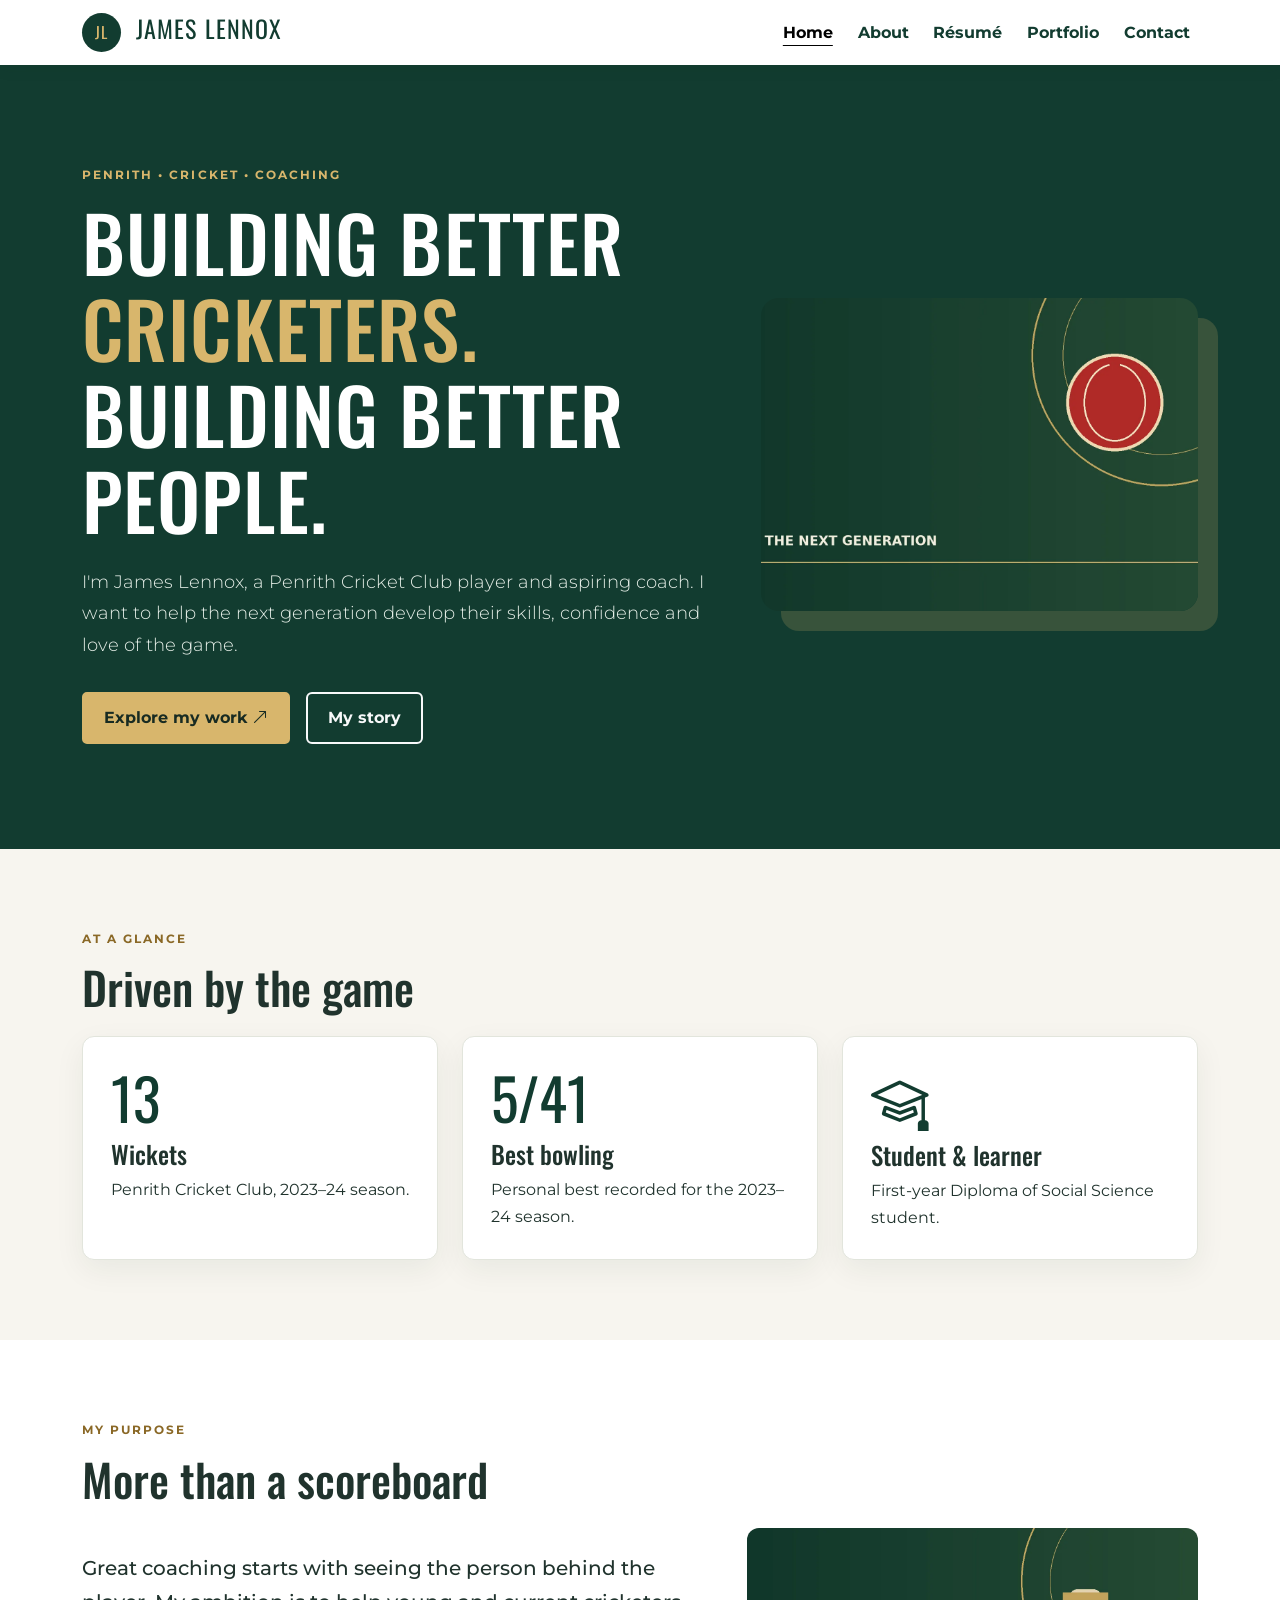
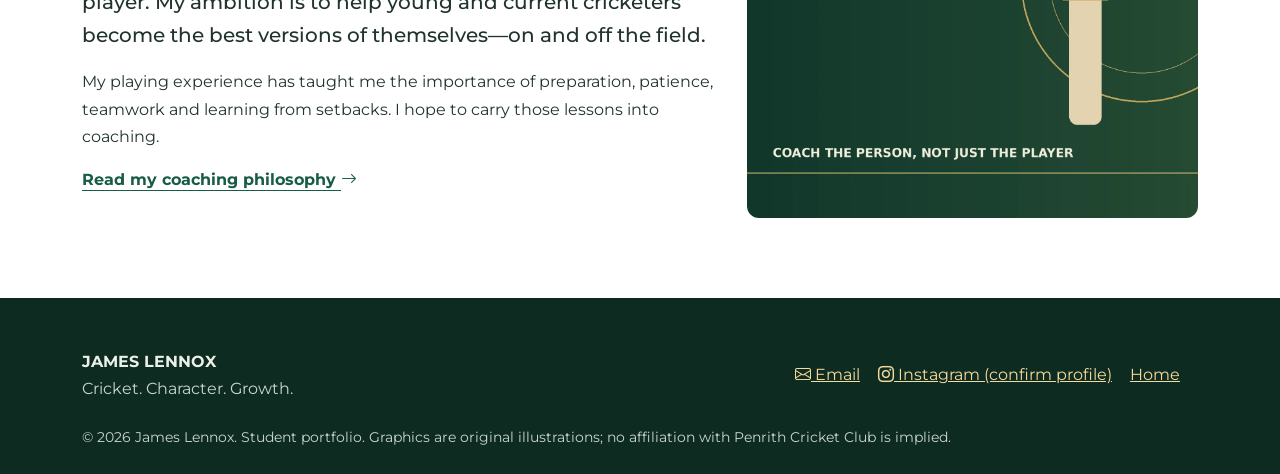
<file: james-lennox-complete-website (7)/index.html>
<!doctype html><html lang="en"><head><meta charset="utf-8"><meta name="viewport" content="width=device-width, initial-scale=1"><meta name="author" content="James Lennox"><meta name="description" content="James Lennox: Penrith cricketer, aspiring cricket coach and Diploma of Social Science student."><meta name="theme-color" content="#123c30"><title>Home | James Lennox — Cricket Coach</title><link rel="icon" href="favicon/favicon.png" type="image/png"><link rel="manifest" href="favicon/site.webmanifest"><link rel="preconnect" href="https://fonts.googleapis.com"><link rel="preconnect" href="https://fonts.gstatic.com" crossorigin><link href="https://fonts.googleapis.com/css2?family=Montserrat:wght@400;500;600;700&family=Oswald:wght@400;500;600;700&display=swap" rel="stylesheet"><link rel="stylesheet" href="https://cdn.jsdelivr.net/npm/bootstrap@5.3.8/dist/css/bootstrap.min.css"><link rel="stylesheet" href="https://cdn.jsdelivr.net/npm/bootstrap-icons@1.11.3/font/bootstrap-icons.css"><link rel="stylesheet" href="css/custom.css"></head><body><a class="skip-link" href="#maincontent">Skip to main content</a><nav class="navbar navbar-expand-lg sticky-top" aria-label="Primary navigation"><div class="container"><a class="navbar-brand" href="index.html"><span class="brand-mark">JL</span> JAMES LENNOX</a><button class="navbar-toggler" type="button" data-bs-toggle="collapse" data-bs-target="#mainNav" aria-controls="mainNav" aria-expanded="false" aria-label="Toggle navigation"><span class="navbar-toggler-icon"></span></button><div class="collapse navbar-collapse" id="mainNav"><ul class="navbar-nav ms-auto"><li class="nav-item"><a class="nav-link active" href="index.html" aria-current="page">Home</a></li><li class="nav-item"><a class="nav-link " href="about.html" >About</a></li><li class="nav-item"><a class="nav-link " href="resume.html" >Résumé</a></li><li class="nav-item"><a class="nav-link " href="portfolio.html" >Portfolio</a></li><li class="nav-item"><a class="nav-link " href="contact.html" >Contact</a></li></ul></div></div></nav><main id="maincontent"><header class="hero"><div class="container"><div class="row align-items-center g-5"><div class="col-lg-7"><p class="eyebrow light">PENRITH • CRICKET • COACHING</p><h1>BUILDING BETTER <em>CRICKETERS.</em><br>BUILDING BETTER PEOPLE.</h1><p class="lead">I'm James Lennox, a Penrith Cricket Club player and aspiring coach. I want to help the next generation develop their skills, confidence and love of the game.</p><div class="d-flex flex-wrap gap-3"><a class="btn btn-gold" href="portfolio.html">Explore my work <i class="bi bi-arrow-up-right"></i></a><a class="btn btn-outline-light" href="about.html">My story</a></div></div><div class="col-lg-5"><img class="hero-image" src="images/hero.webp" alt="Original illustration of a cricket ball on a dark green background" width="1400" height="900"></div></div></div></header><section class="section"><div class="container"><p class="eyebrow">AT A GLANCE</p><h2>Driven by the game</h2><div class="row g-4"><div class="col-md-4"><article class="stat-card"><span class="stat">13</span><h3>Wickets</h3><p>Penrith Cricket Club, 2023–24 season.</p></article></div><div class="col-md-4"><article class="stat-card"><span class="stat">5/41</span><h3>Best bowling</h3><p>Personal best recorded for the 2023–24 season.</p></article></div><div class="col-md-4"><article class="stat-card"><span class="stat"><i class="bi bi-mortarboard"></i></span><h3>Student & learner</h3><p>First-year Diploma of Social Science student.</p></article></div></div></div></section><section class="section"><div class="container"><p class="eyebrow">MY PURPOSE</p><h2>More than a scoreboard</h2><div class="row g-4 align-items-center"><div class="col-lg-7"><p class="body-large">Great coaching starts with seeing the person behind the player. My ambition is to help young and current cricketers become the best versions of themselves—on and off the field.</p><p>My playing experience has taught me the importance of preparation, patience, teamwork and learning from setbacks. I hope to carry those lessons into coaching.</p><a class="text-link" href="about.html">Read my coaching philosophy <i class="bi bi-arrow-right"></i></a></div><div class="col-lg-5"><img class="feature-image" src="images/development.webp" alt="Original graphic representing player development" loading="lazy" width="1400" height="900"></div></div></div></section></main><footer class="footer"><div class="container d-flex flex-wrap justify-content-between align-items-center gap-3"><div><strong>JAMES LENNOX</strong><p class="mb-0">Cricket. Character. Growth.</p></div><div class="footer-links"><a href="mailto:jameslennox68@gmail.com"><i class="bi bi-envelope" aria-hidden="true"></i> Email</a><a href="https://www.instagram.com/lennox_108/" target="_blank" rel="noopener noreferrer"><i class="bi bi-instagram" aria-hidden="true"></i> Instagram (confirm profile)</a><a href="index.html">Home</a></div></div><div class="container mt-4 small">© 2026 James Lennox. Student portfolio. Graphics are original illustrations; no affiliation with Penrith Cricket Club is implied.</div></footer><script src="https://cdn.jsdelivr.net/npm/bootstrap@5.3.8/dist/js/bootstrap.bundle.min.js"></script><script src="js/script.js"></script></body></html>
</file>
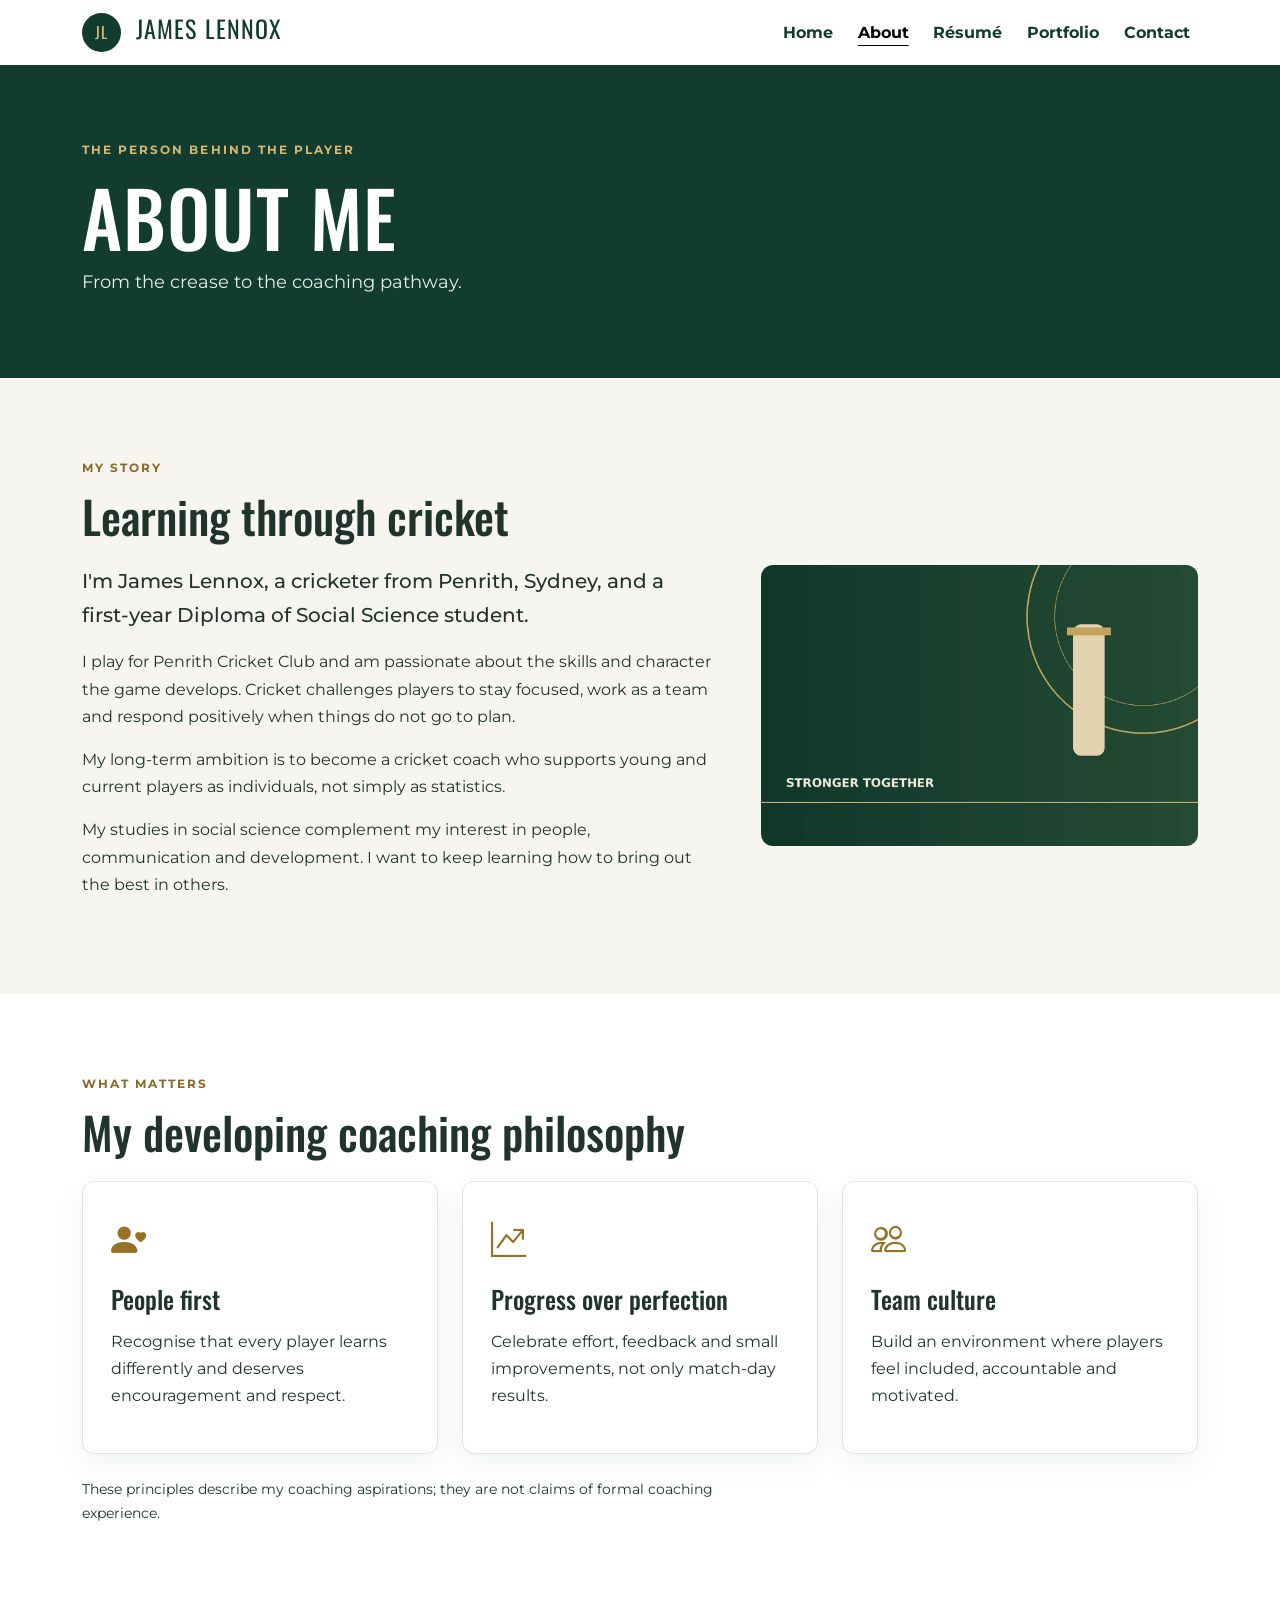
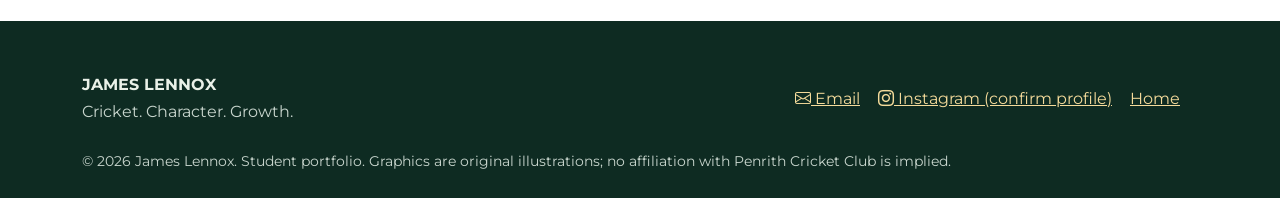
<file: james-lennox-complete-website (7)/about.html>
<!doctype html><html lang="en"><head><meta charset="utf-8"><meta name="viewport" content="width=device-width, initial-scale=1"><meta name="author" content="James Lennox"><meta name="description" content="About James Lennox, his cricket experience and coaching philosophy."><meta name="theme-color" content="#123c30"><title>About | James Lennox — Cricket Coach</title><link rel="icon" href="favicon/favicon.png" type="image/png"><link rel="manifest" href="favicon/site.webmanifest"><link rel="preconnect" href="https://fonts.googleapis.com"><link rel="preconnect" href="https://fonts.gstatic.com" crossorigin><link href="https://fonts.googleapis.com/css2?family=Montserrat:wght@400;500;600;700&family=Oswald:wght@400;500;600;700&display=swap" rel="stylesheet"><link rel="stylesheet" href="https://cdn.jsdelivr.net/npm/bootstrap@5.3.8/dist/css/bootstrap.min.css"><link rel="stylesheet" href="https://cdn.jsdelivr.net/npm/bootstrap-icons@1.11.3/font/bootstrap-icons.css"><link rel="stylesheet" href="css/custom.css"></head><body><a class="skip-link" href="#maincontent">Skip to main content</a><nav class="navbar navbar-expand-lg sticky-top" aria-label="Primary navigation"><div class="container"><a class="navbar-brand" href="index.html"><span class="brand-mark">JL</span> JAMES LENNOX</a><button class="navbar-toggler" type="button" data-bs-toggle="collapse" data-bs-target="#mainNav" aria-controls="mainNav" aria-expanded="false" aria-label="Toggle navigation"><span class="navbar-toggler-icon"></span></button><div class="collapse navbar-collapse" id="mainNav"><ul class="navbar-nav ms-auto"><li class="nav-item"><a class="nav-link " href="index.html" >Home</a></li><li class="nav-item"><a class="nav-link active" href="about.html" aria-current="page">About</a></li><li class="nav-item"><a class="nav-link " href="resume.html" >Résumé</a></li><li class="nav-item"><a class="nav-link " href="portfolio.html" >Portfolio</a></li><li class="nav-item"><a class="nav-link " href="contact.html" >Contact</a></li></ul></div></div></nav><main id="maincontent"><header class="page-banner"><div class="container"><p class="eyebrow light">THE PERSON BEHIND THE PLAYER</p><h1>ABOUT ME</h1><p>From the crease to the coaching pathway.</p></div></header><section class="section"><div class="container"><p class="eyebrow">MY STORY</p><h2>Learning through cricket</h2><div class="row g-5"><div class="col-lg-7"><p class="body-large">I'm James Lennox, a cricketer from Penrith, Sydney, and a first-year Diploma of Social Science student.</p><p>I play for Penrith Cricket Club and am passionate about the skills and character the game develops. Cricket challenges players to stay focused, work as a team and respond positively when things do not go to plan.</p><p>My long-term ambition is to become a cricket coach who supports young and current players as individuals, not simply as statistics.</p><p>My studies in social science complement my interest in people, communication and development. I want to keep learning how to bring out the best in others.</p></div><div class="col-lg-5"><img src="images/teamwork.webp" class="feature-image" alt="Original illustration with a teamwork theme" width="1400" height="900"></div></div></div></section><section class="section"><div class="container"><p class="eyebrow">WHAT MATTERS</p><h2>My developing coaching philosophy</h2><div class="row g-4"><div class="col-md-4"><article class="feature-card"><i class="bi bi-person-heart" aria-hidden="true"></i><h3>People first</h3><p>Recognise that every player learns differently and deserves encouragement and respect.</p></article></div><div class="col-md-4"><article class="feature-card"><i class="bi bi-graph-up-arrow" aria-hidden="true"></i><h3>Progress over perfection</h3><p>Celebrate effort, feedback and small improvements, not only match-day results.</p></article></div><div class="col-md-4"><article class="feature-card"><i class="bi bi-people" aria-hidden="true"></i><h3>Team culture</h3><p>Build an environment where players feel included, accountable and motivated.</p></article></div></div><p class="small mt-4">These principles describe my coaching aspirations; they are not claims of formal coaching experience.</p></div></section></main><footer class="footer"><div class="container d-flex flex-wrap justify-content-between align-items-center gap-3"><div><strong>JAMES LENNOX</strong><p class="mb-0">Cricket. Character. Growth.</p></div><div class="footer-links"><a href="mailto:jameslennox68@gmail.com"><i class="bi bi-envelope" aria-hidden="true"></i> Email</a><a href="https://www.instagram.com/lennox_108/" target="_blank" rel="noopener noreferrer"><i class="bi bi-instagram" aria-hidden="true"></i> Instagram (confirm profile)</a><a href="index.html">Home</a></div></div><div class="container mt-4 small">© 2026 James Lennox. Student portfolio. Graphics are original illustrations; no affiliation with Penrith Cricket Club is implied.</div></footer><script src="https://cdn.jsdelivr.net/npm/bootstrap@5.3.8/dist/js/bootstrap.bundle.min.js"></script><script src="js/script.js"></script></body></html>
</file>
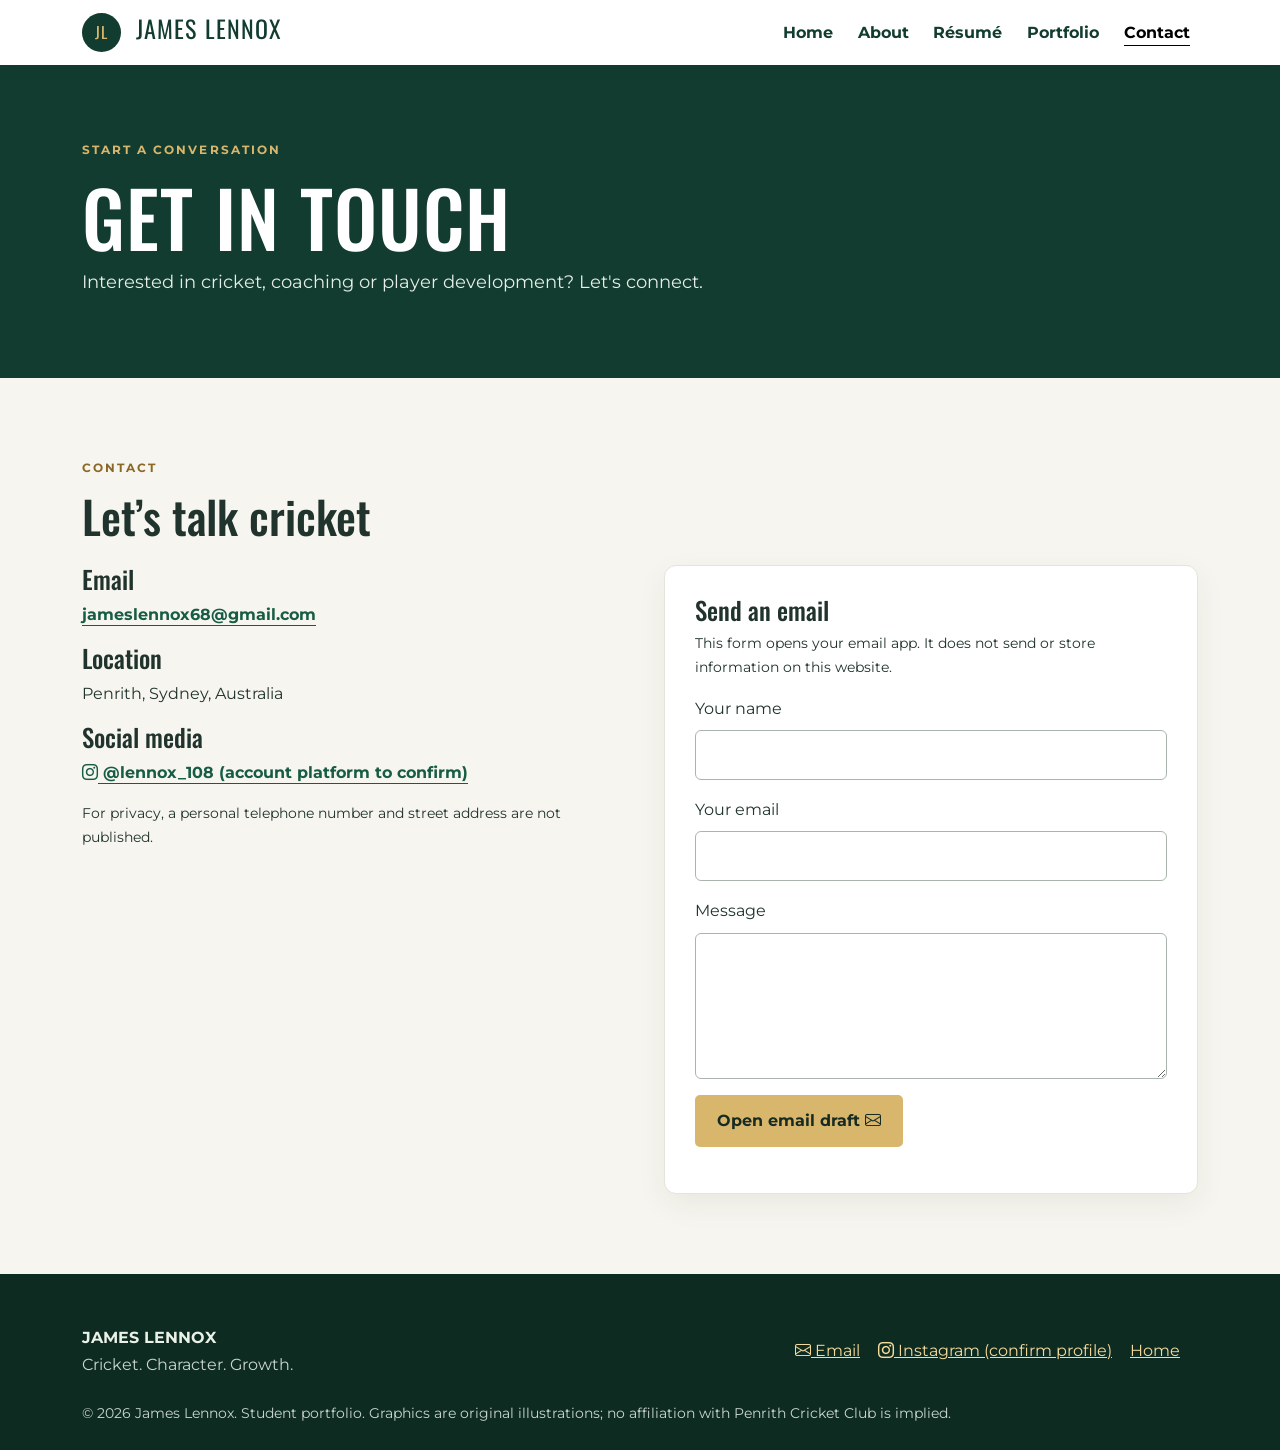
<file: james-lennox-complete-website (7)/contact.html>
<!doctype html><html lang="en"><head><meta charset="utf-8"><meta name="viewport" content="width=device-width, initial-scale=1"><meta name="author" content="James Lennox"><meta name="description" content="Contact James Lennox about cricket and future coaching opportunities."><meta name="theme-color" content="#123c30"><title>Contact | James Lennox — Cricket Coach</title><link rel="icon" href="favicon/favicon.png" type="image/png"><link rel="manifest" href="favicon/site.webmanifest"><link rel="preconnect" href="https://fonts.googleapis.com"><link rel="preconnect" href="https://fonts.gstatic.com" crossorigin><link href="https://fonts.googleapis.com/css2?family=Montserrat:wght@400;500;600;700&family=Oswald:wght@400;500;600;700&display=swap" rel="stylesheet"><link rel="stylesheet" href="https://cdn.jsdelivr.net/npm/bootstrap@5.3.8/dist/css/bootstrap.min.css"><link rel="stylesheet" href="https://cdn.jsdelivr.net/npm/bootstrap-icons@1.11.3/font/bootstrap-icons.css"><link rel="stylesheet" href="css/custom.css"></head><body><a class="skip-link" href="#maincontent">Skip to main content</a><nav class="navbar navbar-expand-lg sticky-top" aria-label="Primary navigation"><div class="container"><a class="navbar-brand" href="index.html"><span class="brand-mark">JL</span> JAMES LENNOX</a><button class="navbar-toggler" type="button" data-bs-toggle="collapse" data-bs-target="#mainNav" aria-controls="mainNav" aria-expanded="false" aria-label="Toggle navigation"><span class="navbar-toggler-icon"></span></button><div class="collapse navbar-collapse" id="mainNav"><ul class="navbar-nav ms-auto"><li class="nav-item"><a class="nav-link " href="index.html" >Home</a></li><li class="nav-item"><a class="nav-link " href="about.html" >About</a></li><li class="nav-item"><a class="nav-link " href="resume.html" >Résumé</a></li><li class="nav-item"><a class="nav-link " href="portfolio.html" >Portfolio</a></li><li class="nav-item"><a class="nav-link active" href="contact.html" aria-current="page">Contact</a></li></ul></div></div></nav><main id="maincontent"><header class="page-banner"><div class="container"><p class="eyebrow light">START A CONVERSATION</p><h1>GET IN TOUCH</h1><p>Interested in cricket, coaching or player development? Let's connect.</p></div></header><section class="section"><div class="container"><p class="eyebrow">CONTACT</p><h2>Let’s talk cricket</h2><div class="row g-5"><div class="col-lg-6"><h3>Email</h3><p><a class="text-link" href="mailto:jameslennox68@gmail.com">jameslennox68@gmail.com</a></p><h3>Location</h3><p>Penrith, Sydney, Australia</p><h3>Social media</h3><p><a class="text-link" href="https://www.instagram.com/lennox_108/" target="_blank" rel="noopener noreferrer"><i class="bi bi-instagram"></i> @lennox_108 (account platform to confirm)</a></p><p class="small">For privacy, a personal telephone number and street address are not published.</p></div><div class="col-lg-6"><form id="contactForm" class="contact-panel" novalidate><h3>Send an email</h3><p class="small">This form opens your email app. It does not send or store information on this website.</p><div class="mb-3"><label for="senderName" class="form-label">Your name</label><input id="senderName" class="form-control" name="senderName" required maxlength="100"></div><div class="mb-3"><label for="senderEmail" class="form-label">Your email</label><input id="senderEmail" class="form-control" type="email" name="senderEmail" required></div><div class="mb-3"><label for="message" class="form-label">Message</label><textarea id="message" class="form-control" name="message" rows="5" required maxlength="2000"></textarea></div><button type="submit" class="btn btn-gold">Open email draft <i class="bi bi-envelope"></i></button><p id="formStatus" class="small mt-3" aria-live="polite"></p></form></div></div></div></section></main><footer class="footer"><div class="container d-flex flex-wrap justify-content-between align-items-center gap-3"><div><strong>JAMES LENNOX</strong><p class="mb-0">Cricket. Character. Growth.</p></div><div class="footer-links"><a href="mailto:jameslennox68@gmail.com"><i class="bi bi-envelope" aria-hidden="true"></i> Email</a><a href="https://www.instagram.com/lennox_108/" target="_blank" rel="noopener noreferrer"><i class="bi bi-instagram" aria-hidden="true"></i> Instagram (confirm profile)</a><a href="index.html">Home</a></div></div><div class="container mt-4 small">© 2026 James Lennox. Student portfolio. Graphics are original illustrations; no affiliation with Penrith Cricket Club is implied.</div></footer><script src="https://cdn.jsdelivr.net/npm/bootstrap@5.3.8/dist/js/bootstrap.bundle.min.js"></script><script src="js/script.js"></script></body></html>
</file>
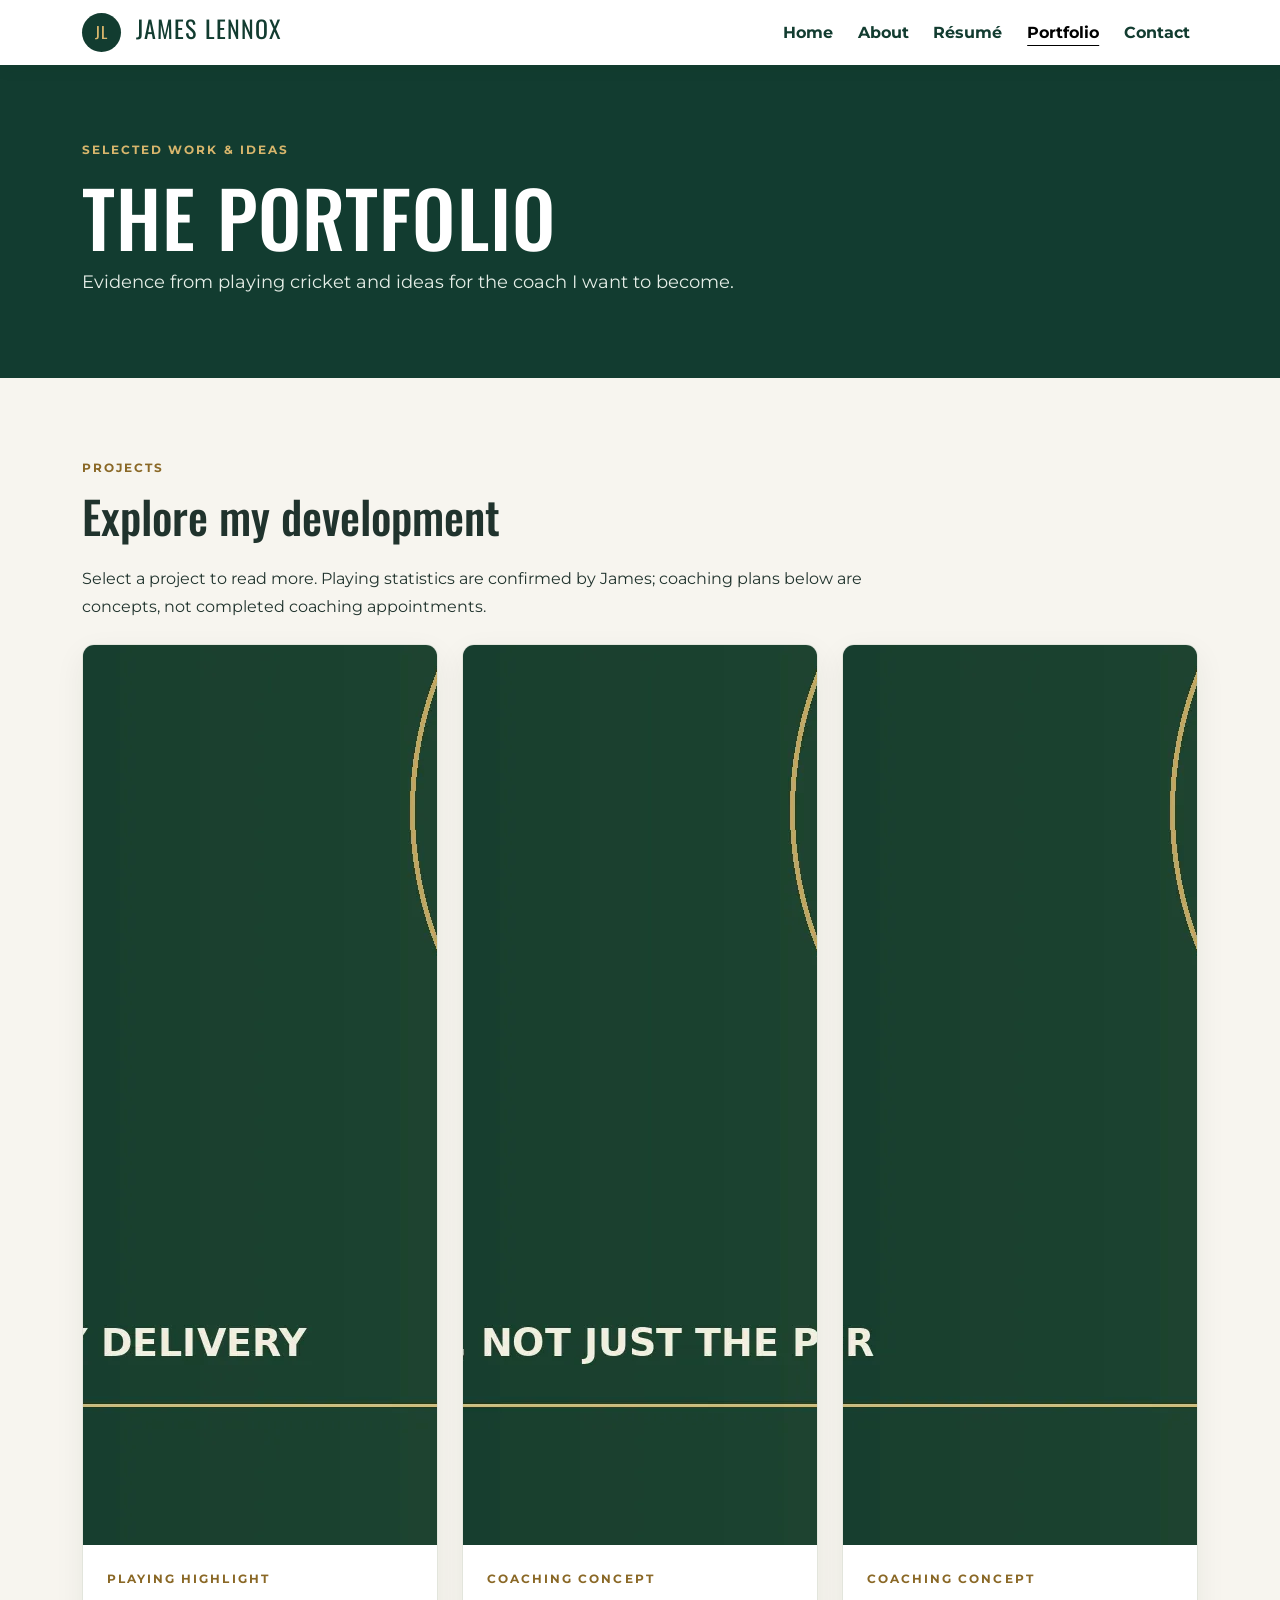
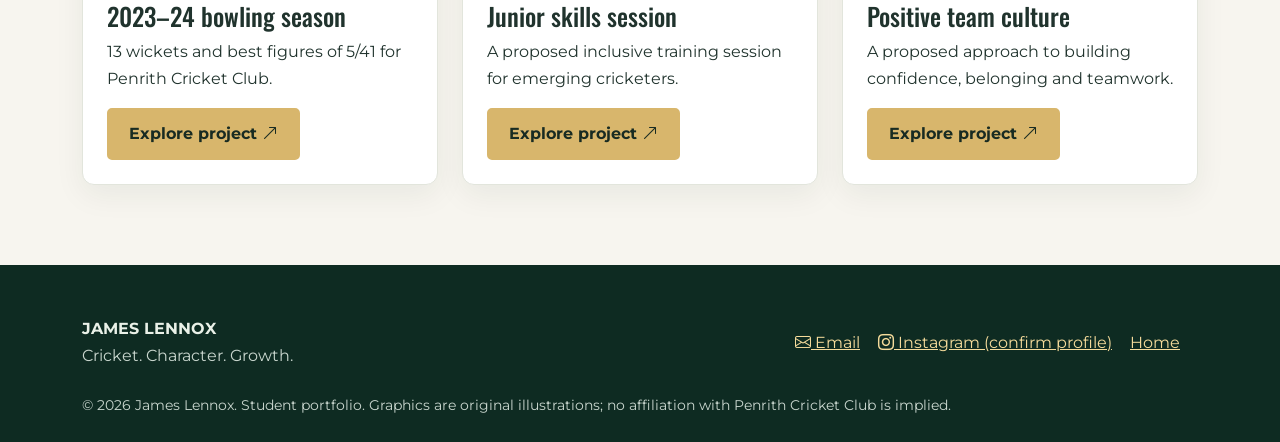
<file: james-lennox-complete-website (7)/portfolio.html>
<!doctype html><html lang="en"><head><meta charset="utf-8"><meta name="viewport" content="width=device-width, initial-scale=1"><meta name="author" content="James Lennox"><meta name="description" content="Cricket highlights and proposed coaching work by James Lennox."><meta name="theme-color" content="#123c30"><title>Portfolio | James Lennox — Cricket Coach</title><link rel="icon" href="favicon/favicon.png" type="image/png"><link rel="manifest" href="favicon/site.webmanifest"><link rel="preconnect" href="https://fonts.googleapis.com"><link rel="preconnect" href="https://fonts.gstatic.com" crossorigin><link href="https://fonts.googleapis.com/css2?family=Montserrat:wght@400;500;600;700&family=Oswald:wght@400;500;600;700&display=swap" rel="stylesheet"><link rel="stylesheet" href="https://cdn.jsdelivr.net/npm/bootstrap@5.3.8/dist/css/bootstrap.min.css"><link rel="stylesheet" href="https://cdn.jsdelivr.net/npm/bootstrap-icons@1.11.3/font/bootstrap-icons.css"><link rel="stylesheet" href="css/custom.css"></head><body><a class="skip-link" href="#maincontent">Skip to main content</a><nav class="navbar navbar-expand-lg sticky-top" aria-label="Primary navigation"><div class="container"><a class="navbar-brand" href="index.html"><span class="brand-mark">JL</span> JAMES LENNOX</a><button class="navbar-toggler" type="button" data-bs-toggle="collapse" data-bs-target="#mainNav" aria-controls="mainNav" aria-expanded="false" aria-label="Toggle navigation"><span class="navbar-toggler-icon"></span></button><div class="collapse navbar-collapse" id="mainNav"><ul class="navbar-nav ms-auto"><li class="nav-item"><a class="nav-link " href="index.html" >Home</a></li><li class="nav-item"><a class="nav-link " href="about.html" >About</a></li><li class="nav-item"><a class="nav-link " href="resume.html" >Résumé</a></li><li class="nav-item"><a class="nav-link active" href="portfolio.html" aria-current="page">Portfolio</a></li><li class="nav-item"><a class="nav-link " href="contact.html" >Contact</a></li></ul></div></div></nav><main id="maincontent"><header class="page-banner"><div class="container"><p class="eyebrow light">SELECTED WORK & IDEAS</p><h1>THE PORTFOLIO</h1><p>Evidence from playing cricket and ideas for the coach I want to become.</p></div></header><section class="section"><div class="container"><p class="eyebrow">PROJECTS</p><h2>Explore my development</h2><p class="mb-4">Select a project to read more. Playing statistics are confirmed by James; coaching plans below are concepts, not completed coaching appointments.</p><div class="row g-4"><div class="col-md-6 col-lg-4"><article class="project-card h-100"><img src="images/bowling.webp" alt="Original cricket-themed illustration" loading="lazy" width="1400" height="900"><div class="p-4"><p class="eyebrow">PLAYING HIGHLIGHT</p><h3>2023–24 bowling season</h3><p>13 wickets and best figures of 5/41 for Penrith Cricket Club.</p><button class="btn btn-gold" type="button" data-bs-toggle="modal" data-bs-target="#project1">Explore project <i class="bi bi-arrow-up-right"></i></button></div></article></div><div class="col-md-6 col-lg-4"><article class="project-card h-100"><img src="images/development.webp" alt="Original cricket-themed illustration" loading="lazy" width="1400" height="900"><div class="p-4"><p class="eyebrow">COACHING CONCEPT</p><h3>Junior skills session</h3><p>A proposed inclusive training session for emerging cricketers.</p><button class="btn btn-gold" type="button" data-bs-toggle="modal" data-bs-target="#project2">Explore project <i class="bi bi-arrow-up-right"></i></button></div></article></div><div class="col-md-6 col-lg-4"><article class="project-card h-100"><img src="images/teamwork.webp" alt="Original cricket-themed illustration" loading="lazy" width="1400" height="900"><div class="p-4"><p class="eyebrow">COACHING CONCEPT</p><h3>Positive team culture</h3><p>A proposed approach to building confidence, belonging and teamwork.</p><button class="btn btn-gold" type="button" data-bs-toggle="modal" data-bs-target="#project3">Explore project <i class="bi bi-arrow-up-right"></i></button></div></article></div></div></div></section><div class="modal fade" id="project1" tabindex="-1" aria-labelledby="projectTitle1" aria-hidden="true"><div class="modal-dialog modal-dialog-centered modal-lg"><div class="modal-content"><div class="modal-header"><h2 class="modal-title h3" id="projectTitle1">2023–24 bowling season</h2><button type="button" class="btn-close" data-bs-dismiss="modal" aria-label="Close"></button></div><div class="modal-body"><p>I recorded 13 wickets for Penrith Cricket Club during the 2023–24 season, with best bowling figures of 5/41. This is a concrete milestone in my playing development.</p><p><strong>Reflection:</strong> The experience highlights the value of consistent preparation, focus and learning from each performance.</p></div><div class="modal-footer"><button type="button" class="btn btn-secondary" data-bs-dismiss="modal">Close</button></div></div></div></div><div class="modal fade" id="project2" tabindex="-1" aria-labelledby="projectTitle2" aria-hidden="true"><div class="modal-dialog modal-dialog-centered modal-lg"><div class="modal-content"><div class="modal-header"><h2 class="modal-title h3" id="projectTitle2">Junior skills session — proposed</h2><button type="button" class="btn-close" data-bs-dismiss="modal" aria-label="Close"></button></div><div class="modal-body"><p>This is a future coaching concept rather than a session I have delivered. The 60-minute plan includes a 10-minute warm-up, 15 minutes of catching and throwing, 15 minutes of batting or bowling technique, 15 minutes of small-sided games and a five-minute reflection. Activities would be adapted for age, ability and safety.</p><p><strong>Goal:</strong> Help players enjoy practice while receiving constructive, specific feedback.</p></div><div class="modal-footer"><button type="button" class="btn btn-secondary" data-bs-dismiss="modal">Close</button></div></div></div></div><div class="modal fade" id="project3" tabindex="-1" aria-labelledby="projectTitle3" aria-hidden="true"><div class="modal-dialog modal-dialog-centered modal-lg"><div class="modal-content"><div class="modal-header"><h2 class="modal-title h3" id="projectTitle3">Positive team culture — proposed</h2><button type="button" class="btn-close" data-bs-dismiss="modal" aria-label="Close"></button></div><div class="modal-body"><p>This proposed coaching framework uses three habits: setting shared expectations, recognising effort and inviting player reflection. It would encourage respect, inclusion and learning from mistakes.</p><p><strong>Goal:</strong> Support players to become confident teammates as well as capable cricketers.</p></div><div class="modal-footer"><button type="button" class="btn btn-secondary" data-bs-dismiss="modal">Close</button></div></div></div></div></main><footer class="footer"><div class="container d-flex flex-wrap justify-content-between align-items-center gap-3"><div><strong>JAMES LENNOX</strong><p class="mb-0">Cricket. Character. Growth.</p></div><div class="footer-links"><a href="mailto:jameslennox68@gmail.com"><i class="bi bi-envelope" aria-hidden="true"></i> Email</a><a href="https://www.instagram.com/lennox_108/" target="_blank" rel="noopener noreferrer"><i class="bi bi-instagram" aria-hidden="true"></i> Instagram (confirm profile)</a><a href="index.html">Home</a></div></div><div class="container mt-4 small">© 2026 James Lennox. Student portfolio. Graphics are original illustrations; no affiliation with Penrith Cricket Club is implied.</div></footer><script src="https://cdn.jsdelivr.net/npm/bootstrap@5.3.8/dist/js/bootstrap.bundle.min.js"></script><script src="js/script.js"></script></body></html>
</file>
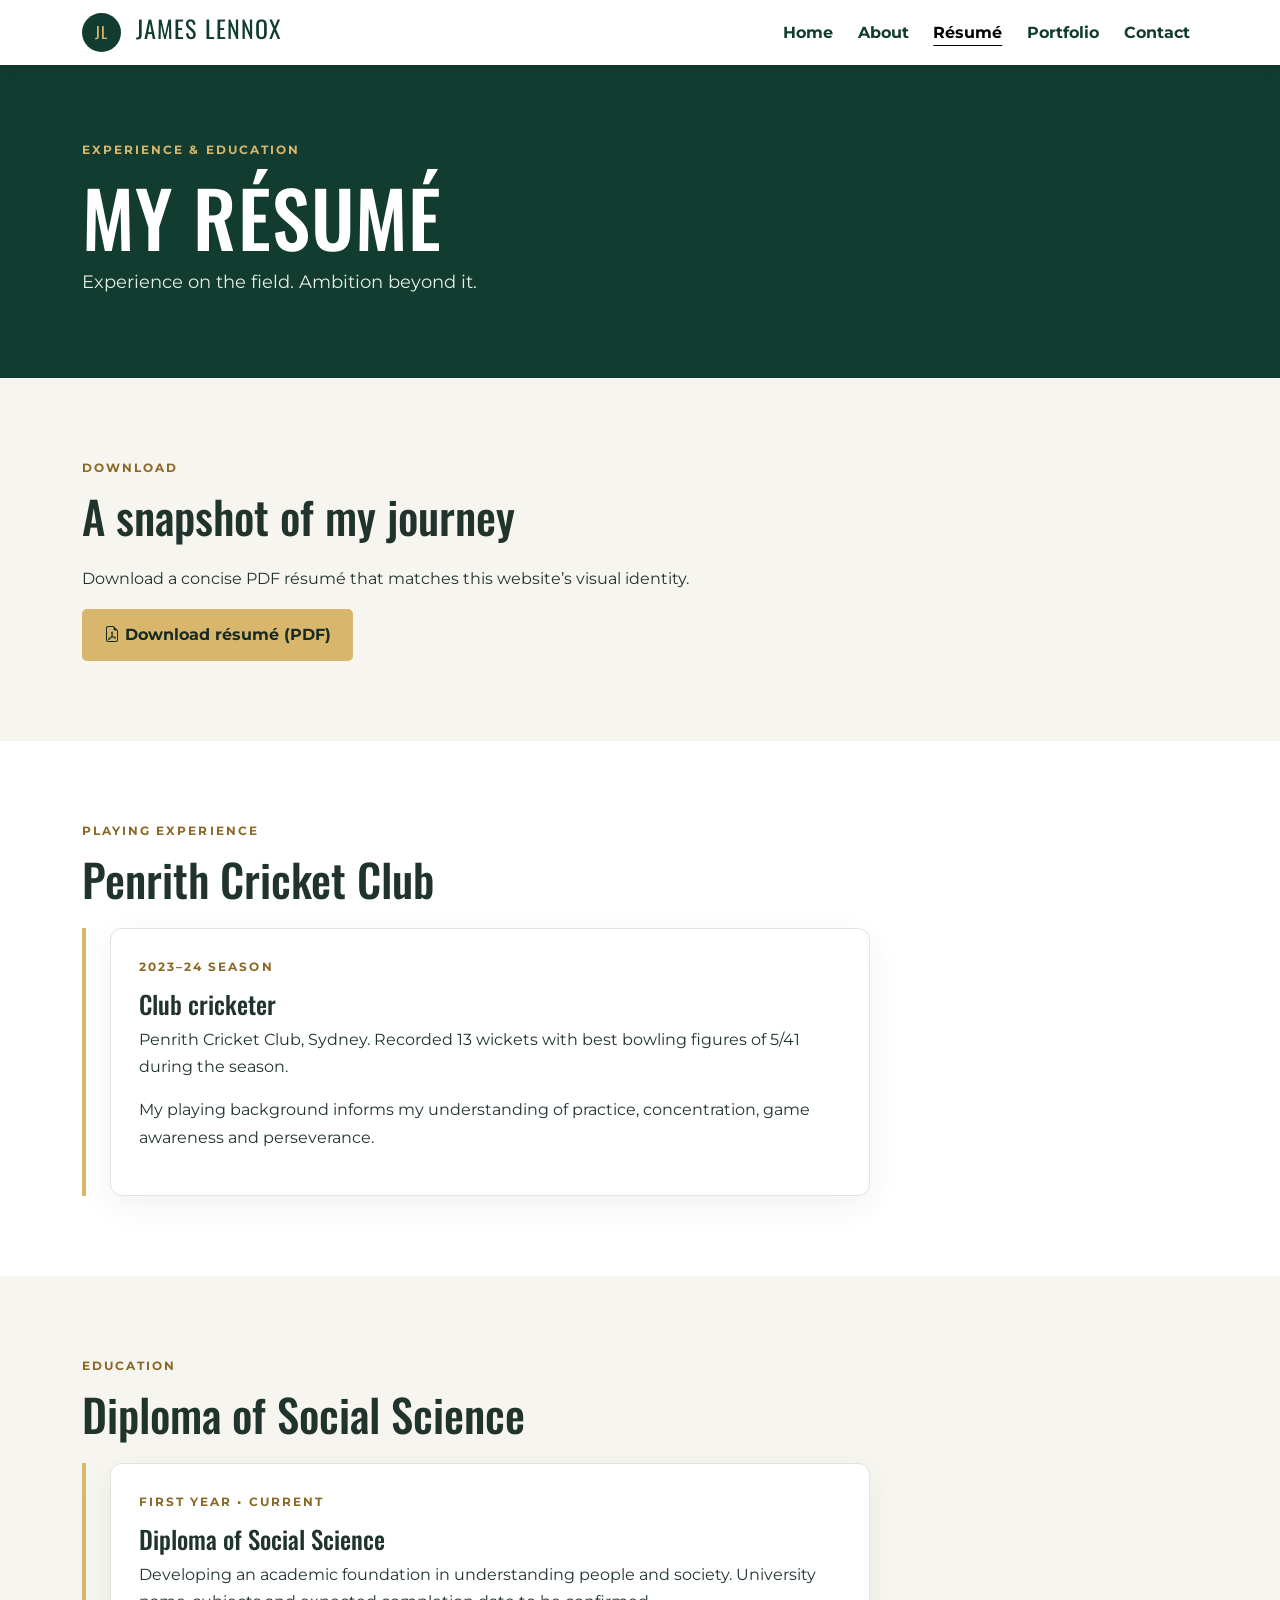
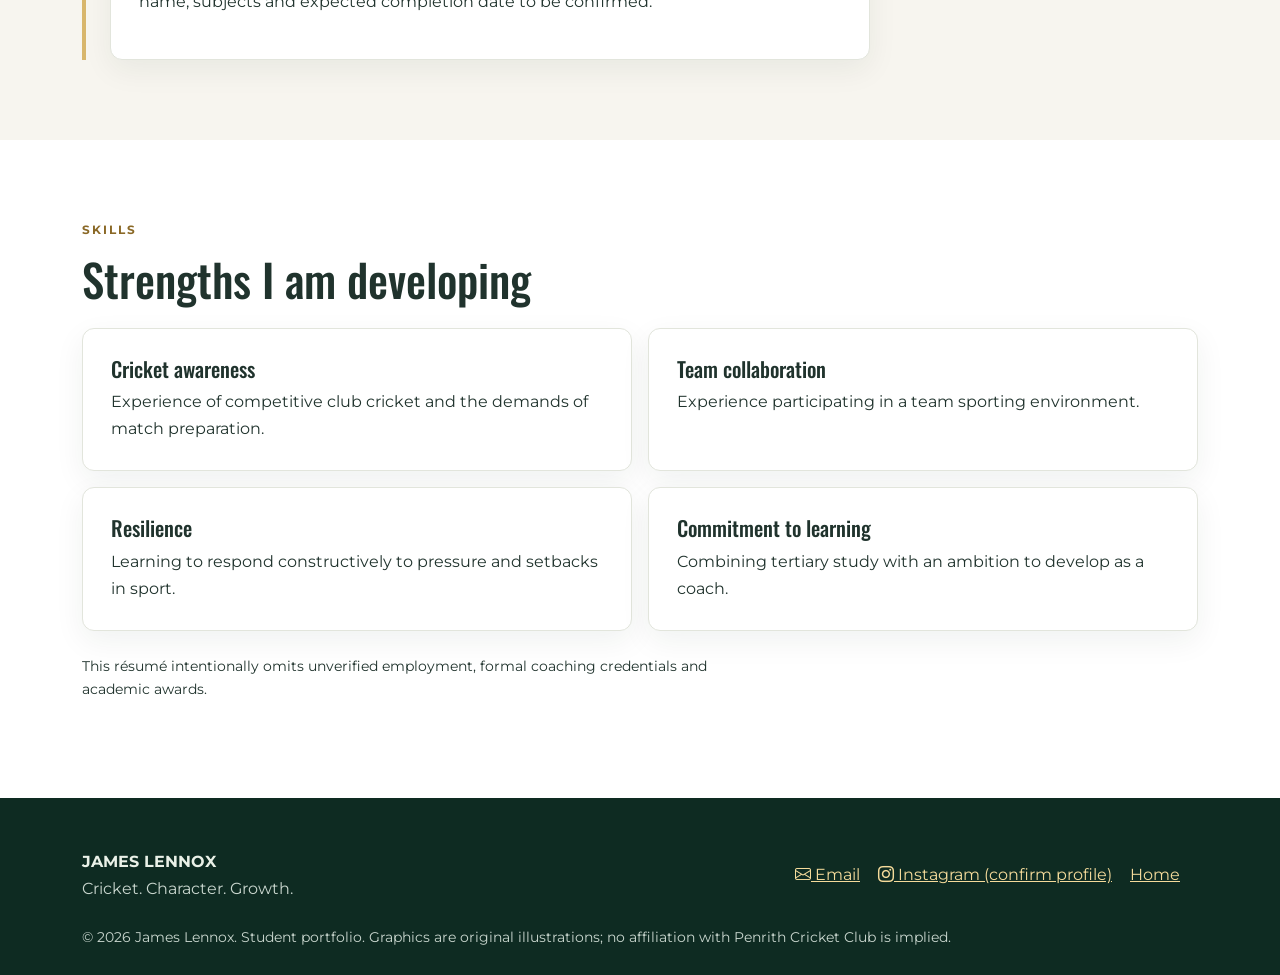
<file: james-lennox-complete-website (7)/resume.html>
<!doctype html><html lang="en"><head><meta charset="utf-8"><meta name="viewport" content="width=device-width, initial-scale=1"><meta name="author" content="James Lennox"><meta name="description" content="James Lennox cricket playing experience, education and developing skills."><meta name="theme-color" content="#123c30"><title>Résumé | James Lennox — Cricket Coach</title><link rel="icon" href="favicon/favicon.png" type="image/png"><link rel="manifest" href="favicon/site.webmanifest"><link rel="preconnect" href="https://fonts.googleapis.com"><link rel="preconnect" href="https://fonts.gstatic.com" crossorigin><link href="https://fonts.googleapis.com/css2?family=Montserrat:wght@400;500;600;700&family=Oswald:wght@400;500;600;700&display=swap" rel="stylesheet"><link rel="stylesheet" href="https://cdn.jsdelivr.net/npm/bootstrap@5.3.8/dist/css/bootstrap.min.css"><link rel="stylesheet" href="https://cdn.jsdelivr.net/npm/bootstrap-icons@1.11.3/font/bootstrap-icons.css"><link rel="stylesheet" href="css/custom.css"></head><body><a class="skip-link" href="#maincontent">Skip to main content</a><nav class="navbar navbar-expand-lg sticky-top" aria-label="Primary navigation"><div class="container"><a class="navbar-brand" href="index.html"><span class="brand-mark">JL</span> JAMES LENNOX</a><button class="navbar-toggler" type="button" data-bs-toggle="collapse" data-bs-target="#mainNav" aria-controls="mainNav" aria-expanded="false" aria-label="Toggle navigation"><span class="navbar-toggler-icon"></span></button><div class="collapse navbar-collapse" id="mainNav"><ul class="navbar-nav ms-auto"><li class="nav-item"><a class="nav-link " href="index.html" >Home</a></li><li class="nav-item"><a class="nav-link " href="about.html" >About</a></li><li class="nav-item"><a class="nav-link active" href="resume.html" aria-current="page">Résumé</a></li><li class="nav-item"><a class="nav-link " href="portfolio.html" >Portfolio</a></li><li class="nav-item"><a class="nav-link " href="contact.html" >Contact</a></li></ul></div></div></nav><main id="maincontent"><header class="page-banner"><div class="container"><p class="eyebrow light">EXPERIENCE & EDUCATION</p><h1>MY RÉSUMÉ</h1><p>Experience on the field. Ambition beyond it.</p></div></header><section class="section"><div class="container"><p class="eyebrow">DOWNLOAD</p><h2>A snapshot of my journey</h2><p>Download a concise PDF résumé that matches this website’s visual identity.</p><a class="btn btn-gold" href="pdf/james-lennox-cricket-coaching-resume.pdf" download><i class="bi bi-file-earmark-pdf"></i> Download résumé (PDF)</a></div></section><section class="section"><div class="container"><p class="eyebrow">PLAYING EXPERIENCE</p><h2>Penrith Cricket Club</h2><div class="timeline"><article><p class="eyebrow">2023–24 SEASON</p><h3>Club cricketer</h3><p>Penrith Cricket Club, Sydney. Recorded 13 wickets with best bowling figures of 5/41 during the season.</p><p>My playing background informs my understanding of practice, concentration, game awareness and perseverance.</p></article></div></div></section><section class="section"><div class="container"><p class="eyebrow">EDUCATION</p><h2>Diploma of Social Science</h2><div class="timeline"><article><p class="eyebrow">FIRST YEAR • CURRENT</p><h3>Diploma of Social Science</h3><p>Developing an academic foundation in understanding people and society. University name, subjects and expected completion date to be confirmed.</p></article></div></div></section><section class="section"><div class="container"><p class="eyebrow">SKILLS</p><h2>Strengths I am developing</h2><div class="row g-3"><div class="col-md-6"><div class="skill"><h3>Cricket awareness</h3><p>Experience of competitive club cricket and the demands of match preparation.</p></div></div><div class="col-md-6"><div class="skill"><h3>Team collaboration</h3><p>Experience participating in a team sporting environment.</p></div></div><div class="col-md-6"><div class="skill"><h3>Resilience</h3><p>Learning to respond constructively to pressure and setbacks in sport.</p></div></div><div class="col-md-6"><div class="skill"><h3>Commitment to learning</h3><p>Combining tertiary study with an ambition to develop as a coach.</p></div></div></div><p class="small mt-4">This résumé intentionally omits unverified employment, formal coaching credentials and academic awards.</p></div></section></main><footer class="footer"><div class="container d-flex flex-wrap justify-content-between align-items-center gap-3"><div><strong>JAMES LENNOX</strong><p class="mb-0">Cricket. Character. Growth.</p></div><div class="footer-links"><a href="mailto:jameslennox68@gmail.com"><i class="bi bi-envelope" aria-hidden="true"></i> Email</a><a href="https://www.instagram.com/lennox_108/" target="_blank" rel="noopener noreferrer"><i class="bi bi-instagram" aria-hidden="true"></i> Instagram (confirm profile)</a><a href="index.html">Home</a></div></div><div class="container mt-4 small">© 2026 James Lennox. Student portfolio. Graphics are original illustrations; no affiliation with Penrith Cricket Club is implied.</div></footer><script src="https://cdn.jsdelivr.net/npm/bootstrap@5.3.8/dist/js/bootstrap.bundle.min.js"></script><script src="js/script.js"></script></body></html>
</file>
<file: james-lennox-complete-website (7)/css/custom.css>
/* Adapted from the supplied INFO1005 Marge Simpson Bootstrap starter. Custom palette and component styling. */
:root{--green:#123c30;--green2:#1e5948;--gold:#d8b66c;--cream:#f7f5ef;--ink:#20332d;--muted:#52645d}*{box-sizing:border-box}html{scroll-behavior:smooth}body{font-family:'Montserrat',sans-serif;background:var(--cream);color:var(--ink);line-height:1.7}h1,h2,h3,.navbar-brand,.stat{font-family:'Oswald',sans-serif;line-height:1.12}h1{font-size:clamp(3.2rem,6vw,6rem);letter-spacing:.015em}h2{font-size:clamp(2rem,3.5vw,3.2rem);margin-bottom:1.5rem}h3{font-size:1.55rem}a{color:#175c45}a:hover{color:#0d3529}a:focus-visible,button:focus-visible,input:focus-visible,textarea:focus-visible{outline:3px solid #c79534;outline-offset:3px}.skip-link{position:absolute;left:-9999px;top:8px;z-index:9999;background:white;color:black;padding:12px}.skip-link:focus{left:12px}.navbar{background:#fff;box-shadow:0 2px 16px #0c302116}.navbar-brand{color:var(--green);font-size:1.5rem;letter-spacing:.045em}.brand-mark{display:inline-flex;align-items:center;justify-content:center;width:39px;height:39px;background:var(--green);color:var(--gold);border-radius:50%;font-size:1rem;margin-right:.5rem}.nav-link{font-weight:700;color:var(--green);margin-left:.55rem}.nav-link.active{color:#8b651c;text-decoration:underline;text-underline-offset:7px}.hero,.page-banner{background:var(--green);color:white}.hero{padding:100px 0 105px}.hero h1{margin-bottom:1.5rem}.hero h1 em{color:var(--gold);font-style:normal}.hero .lead{font-size:1.15rem;max-width:650px;margin-bottom:2rem;color:#e5eee7}.hero-image{width:100%;height:auto;aspect-ratio:7/5;object-fit:cover;border-radius:18px;box-shadow:20px 20px 0 #d8b66c30}.page-banner{padding:75px 0 65px}.page-banner p:last-child{font-size:1.1rem;color:#e5eee7}.eyebrow{font-weight:700;letter-spacing:.17em;font-size:.75rem;color:#8a6826;margin-bottom:.8rem}.eyebrow.light{color:var(--gold)}.section{padding:80px 0}.section:nth-of-type(even){background:#fff}.section p{max-width:72ch}.body-large{font-size:1.23rem;font-weight:500}.btn-gold{background:var(--gold);color:#182b22;border:2px solid var(--gold);font-weight:700;padding:12px 20px;border-radius:5px}.btn-gold:hover{background:#f0d18d;border-color:#f0d18d;color:#15281d}.btn-outline-light{border-width:2px;font-weight:700;padding:12px 20px}.stat-card,.feature-card,.project-card,.skill,.contact-panel,.timeline article{background:white;border:1px solid #e2e5dc;border-radius:12px;padding:28px;height:100%;box-shadow:0 10px 30px #102e2110}.stat{display:block;color:var(--green);font-size:3.6rem;margin-bottom:10px}.stat-card h3{margin-bottom:8px}.stat-card p{margin-bottom:0}.feature-card i{font-size:2.2rem;color:#987026}.feature-card h3{margin:15px 0}.feature-image{width:100%;height:auto;border-radius:12px}.text-link{font-weight:700;text-underline-offset:5px}.project-card{padding:0;overflow:hidden}.project-card img{width:100%;aspect-ratio:16/10;object-fit:cover}.project-card p{min-height:45px}.project-card .eyebrow{min-height:0}.timeline{border-left:4px solid var(--gold);padding-left:24px}.timeline article{max-width:760px}.skill h3{font-size:1.3rem}.skill p{margin:0}.contact-panel{padding:30px}.form-control{padding:12px;border-color:#a9b5ac}.footer{background:#0e2b22;color:#eaf1e8;padding:50px 0 25px}.footer a{color:#f5db9b;margin-right:18px}.footer p,.footer .small{color:#c9d6ce}.modal-content{border-radius:12px}.modal-body{padding:25px}.small{font-size:.86rem}@media(max-width:991px){.hero{padding:65px 0}.nav-link{margin-left:0}.section{padding:55px 0}}@media(max-width:575px){h1{font-size:3rem}.hero{padding:48px 0 60px}.page-banner{padding:55px 0}.stat-card,.feature-card,.skill,.contact-panel{padding:22px}.section{padding:45px 0}.footer-links a{display:inline-block;margin-bottom:8px}}@media(prefers-reduced-motion:reduce){html{scroll-behavior:auto}*,*::before,*::after{animation-duration:.01ms!important;transition-duration:.01ms!important}}
</file>
